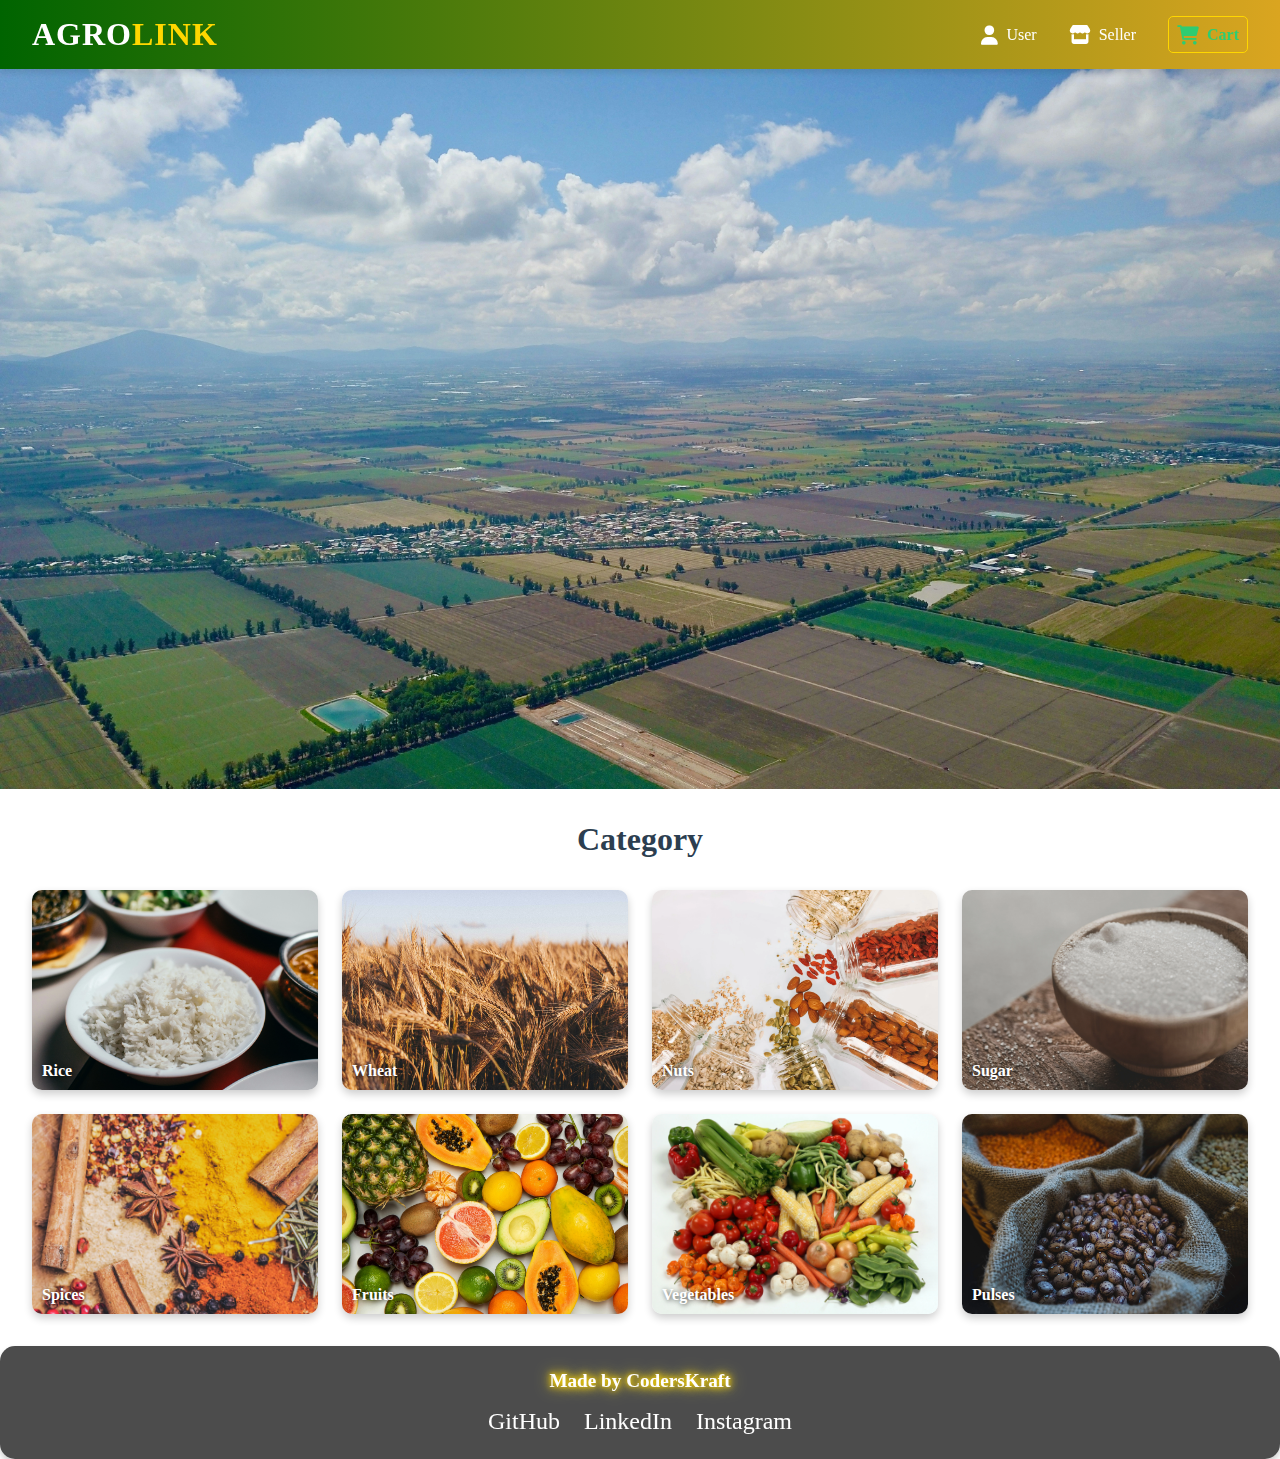
<file: index.html>
<!DOCTYPE html>
<html lang="en">
<head>
  <meta charset="UTF-8">
  <meta name="viewport" content="width=device-width, initial-scale=1.0">
  <title>AgroLink</title>
  <link rel="stylesheet" href="style.css">
</head>
<body>
    
    <!DOCTYPE html>
<html lang="en">
<head>
  <meta charset="UTF-8">
  <meta name="viewport" content="width=device-width, initial-scale=1.0">
  <title>AgroLink</title>
  <!-- Link Font Awesome for Icons -->
  <link
    href="https://cdnjs.cloudflare.com/ajax/libs/font-awesome/6.0.0-beta3/css/all.min.css"
    rel="stylesheet"
  />
  <link rel="stylesheet" href="style.css">
</head>
<body>
  <header class="navbar">
    <div class="logo">Agro<span>Link</span></div>
    <nav>
      <a href="#" class="nav-link">
        <i class="fas fa-user"></i>User
      </a>
      <a href="seller.html" class="nav-link">
        <i class="fas fa-store"></i>Seller
      </a>
      <a href="#" class="nav-link cart">
        <i class="fas fa-shopping-cart"></i>Cart
      </a>
    </nav>
  </header>
</body>
</html>

    <!-- Hero Section -->
    <section class="hero">
        <div class="hero-content">
          <h1>Agro<span>Link</span></h1>
          <div class="connect-lines"></div>
          <p>Connecting Farmers and Consumers - Bringing Fresh Produce to Your Doorstep!</p>
        </div>
      </section>
      
      

  <!-- Categories Section -->
  <section class="categories">
    <h2>Category</h2>
    <div class="category-grid">
      <div class="category-card" style="background-image: url('rice.webp');">
        <span>Rice</span>
      </div>
      <div class="category-card" style="background-image: url('wheat.webp');">
        <span>Wheat</span>
      </div>
      <div class="category-card" style="background-image: url('nuts.webp');">
        <span>Nuts</span>
      </div>
      <div class="category-card" style="background-image: url('sugar.webp');">
        <span>Sugar</span>
      </div>
      <div class="category-card" style="background-image: url('spices.webp');">
        <span>Spices</span>
      </div>
      <div class="category-card" style="background-image: url('fruits.webp');">
        <span>Fruits</span>
      </div>
      <div class="category-card" style="background-image: url('vegetables.webp');">
        <span>Vegetables</span>
      </div>
      <div class="category-card" style="background-image: url('pulses.webp');">
        <span>Pulses</span>
      </div>
    </div>
  </section>

  <!-- Footer -->
  <footer>
    <p>Made by CodersKraft</p>
    <div class="social-icons">
      <a href="#" class="icon">GitHub</a>
      <a href="#" class="icon">LinkedIn</a>
      <a href="#" class="icon">Instagram</a>
    </div>
  </footer>
  <script src="script.js"></script>
</body>
</html>
</file>
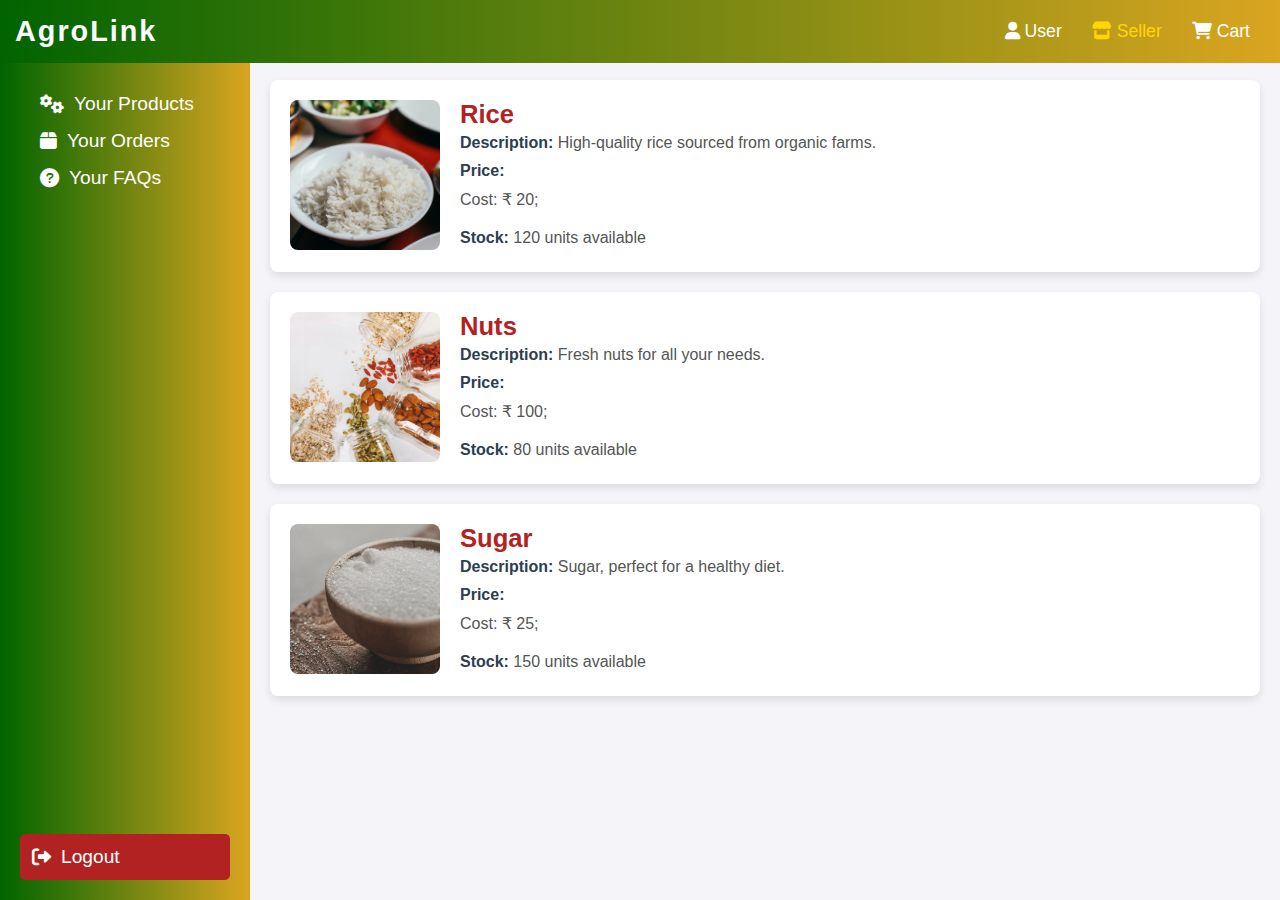
<file: dashboard.html>
<!DOCTYPE html>
<html lang="en">
<head>
  <meta charset="UTF-8">
  <meta name="viewport" content="width=device-width, initial-scale=1.0">
  <title>Seller Dashboard - AgroLink</title>
  <link rel="stylesheet" href="dashstyle.css">
  <!-- Font Awesome Icons -->
  <link rel="stylesheet" href="https://cdnjs.cloudflare.com/ajax/libs/font-awesome/6.0.0-beta3/css/all.min.css">
</head>
<body>
  <!-- Navbar (same as index.html) -->
  <header class="navbar">
    <div class="logo">Agro<span>Link</span></div>
    <nav>
      <a href="#" class="nav-link">
        <i class="fas fa-user"></i>User
      </a>
      <a href="dashboard.html" class="nav-link active">
        <i class="fas fa-store"></i>Seller
      </a>
      <a href="#" class="nav-link cart">
        <i class="fas fa-shopping-cart"></i>Cart
      </a>
    </nav>
  </header>

  <!-- Sidebar Navigation -->
  <div class="sidebar">
    <h2>Dashboard</h2>
    <nav>
      <ul>
        <li><a href="#products"><i class="fas fa-cogs"></i> Your Products</a></li>
        <li><a href="#orders"><i class="fas fa-box"></i> Your Orders</a></li>
        <li><a href="#faqs"><i class="fas fa-question-circle"></i> Your FAQs</a></li>
      </ul>
    </nav>
    <button class="logout-btn" onclick="logout()"><i class="fas fa-sign-out-alt"></i> Logout</button>
  </div>

  <!-- Main Content -->
  <div class="main-content">
    <h1>Your Products</h1>

    <!-- Product Details Section -->
    <div class="product-card">
      <img src="rice.webp" alt="Rice">
      <div class="product-info">
        <h3>Rice</h3>
        <p><strong>Description:</strong> High-quality rice sourced from organic farms.</p>
        <p><strong>Price:</strong> <p>Cost: &#8377 20;</p></p>
        <p><strong>Stock:</strong> 120 units available</p>
      </div>
    </div>

    <div class="product-card">
      <img src="nuts.webp" alt="Nuts">
      <div class="product-info">
        <h3>Nuts</h3>
        <p><strong>Description:</strong> Fresh nuts for all your needs.</p>
        <p><strong>Price:</strong> <p>Cost: &#8377 100;</p></p>
        <p><strong>Stock:</strong> 80 units available</p>
      </div>
    </div>

    <div class="product-card">
      <img src="sugar.webp" alt="Sugar">
      <div class="product-info">
        <h3>Sugar</h3>
        <p><strong>Description:</strong> Sugar, perfect for a healthy diet.</p>
        <p><strong>Price:</strong> <p>Cost: &#8377 25;</p></p>
        <p><strong>Stock:</strong> 150 units available</p>
      </div>
    </div>
  </div>

  <script src="script.js"></script>
</body>
</html>
</file>
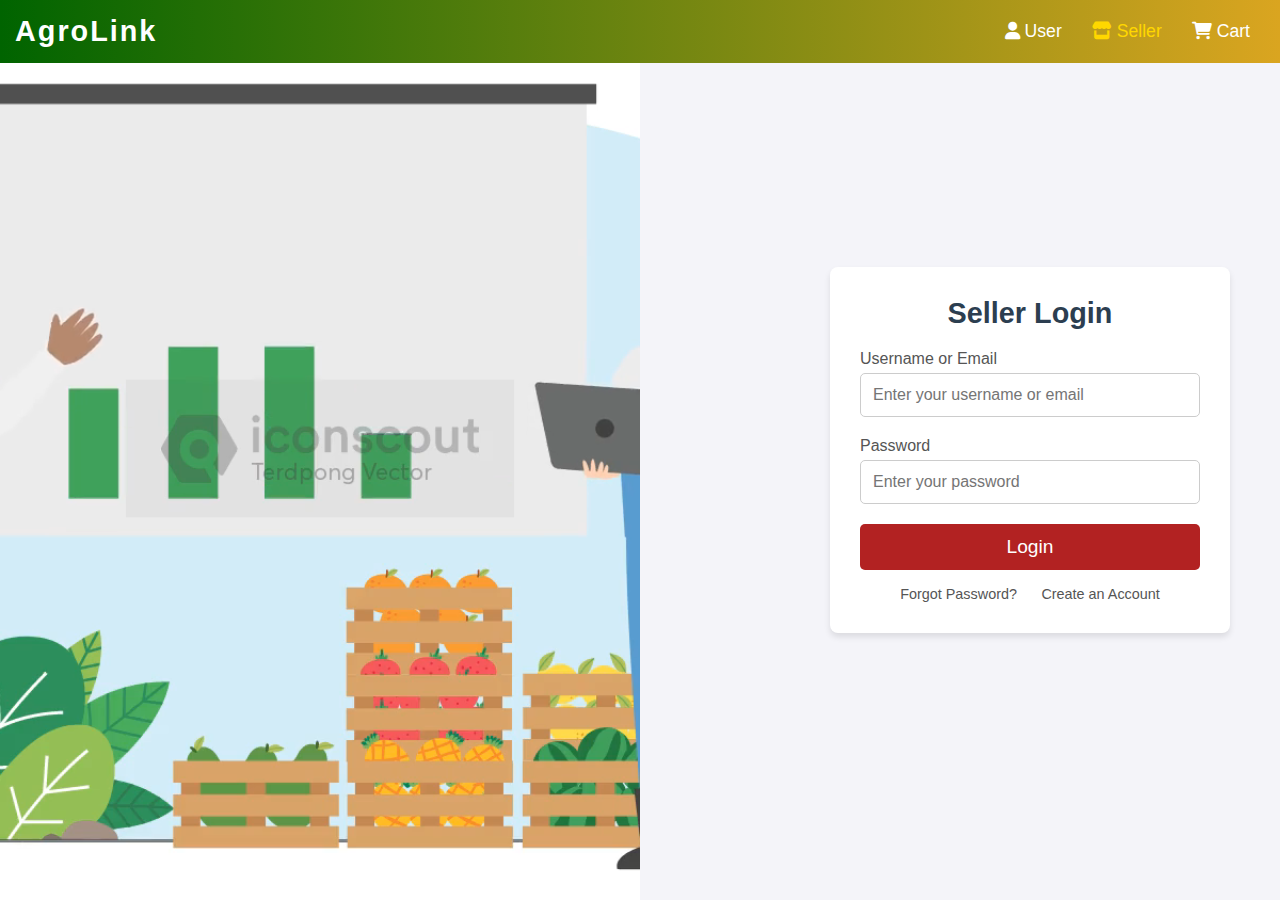
<file: seller.html>
<!DOCTYPE html>
<html lang="en">
<head>
  <meta charset="UTF-8">
  <meta name="viewport" content="width=device-width, initial-scale=1.0">
  <title>Seller Login - AgroLink</title>
  <link rel="stylesheet" href="sellerstyle.css">
  <link rel="stylesheet" href="https://cdnjs.cloudflare.com/ajax/libs/font-awesome/6.0.0-beta3/css/all.min.css">
</head>
<body>
  <!-- Navbar -->
  <header class="navbar">
    <div class="logo">Agro<span>Link</span></div>
    <nav>
      <a href="#" class="nav-link">
        <i class="fas fa-user"></i>User
      </a>
      <a href="seller.html" class="nav-link active">
        <i class="fas fa-store"></i>Seller
      </a>
      <a href="#" class="nav-link cart">
        <i class="fas fa-shopping-cart"></i>Cart
      </a>
    </nav>
  </header>

  <!-- Left Side with Video and Quote -->
<div class="left-side">
    <video autoplay loop muted class="background-video">
      <source src="Fig.mp4" type="video/mp4">
      Your browser does not support the video tag.
    </video>
    <div class="overlay">
      <h2 class="quote-text">"Empowering Sellers, Connecting People"</h2>
    </div>
  </div>
  

  <!-- Login Form Section -->
  <div class="login-container">
    <div class="login-box">
      <h2>Seller Login</h2>
      <form id="login-form" action="#">
        <div class="textbox">
          <label for="username">Username or Email</label>
          <input type="text" id="username" name="username" placeholder="Enter your username or email" required>
        </div>
        <div class="textbox">
          <label for="password">Password</label>
          <input type="password" id="password" name="password" placeholder="Enter your password" required>
        </div>
        <button type="submit" class="btn">Login</button>
        <p class="error" id="error-message"></p>
        <div class="footer-links">
          <a href="#">Forgot Password?</a>
          <a href="#">Create an Account</a>
        </div>
      </form>
    </div>
  </div>

  <script src="script.js"></script>
</body>
</html>
</file>
<file: dashstyle.css>
/* General Styles */
* {
    margin: 0;
    padding: 0;
    box-sizing: border-box;
  }
  
  body {
    display: flex;
    min-height: 100vh;
    font-family: Arial, sans-serif;
  }
  
  /* Navbar Styles */
  .navbar {
    background: linear-gradient(90deg, #006400, #DAA520); /* Green to golden gradient */
    color: #fff;
    padding: 15px;
    position: fixed;
    top: 0;
    width: 100%;
    z-index: 1000;
    display: flex;
    justify-content: space-between;
    align-items: center;
  }
  
  .navbar .logo {
    font-size: 1.8rem;
    font-weight: bold;
    letter-spacing: 2px;
  }
  
  .navbar nav {
    display: flex;
    align-items: center;
  }
  
  .navbar nav a {
    color: #fff;
    text-decoration: none;
    margin: 0 15px;
    font-size: 1.1rem;
    transition: color 0.3s ease;
  }
  
  .navbar nav a:hover {
    color: #FFD700; /* Golden color on hover */
  }
  
  .navbar nav a.active {
    color: #FFD700;
  }
  
  .navbar nav i {
    margin-right: 5px;
  }
  
  /* Sidebar Navigation */
  .sidebar {
    width: 250px;
    background: linear-gradient(90deg, #006400, #DAA520); /* Green to golden gradient */
    color: #fff;
    padding: 20px;
    display: flex;
    flex-direction: column;
    justify-content: space-between;
    height: 100vh;
    position: fixed;
    top: 0;
    left: 0;
  }
  
  .sidebar h2 {
    text-align: center;
    margin-bottom: 30px;
    font-size: 1.5rem;
  }
  
  .sidebar nav ul {
    list-style-type: none;
    padding: 0;
  }
  
  .sidebar nav ul li {
    margin: 15px 0;
  }
  
  .sidebar nav ul li a {
    color: #fff;
    text-decoration: none;
    font-size: 1.2rem;
    display: flex;
    align-items: center;
    transition: color 0.3s ease, padding-left 0.3s ease;
    padding-left: 20px;
  }
  
  .sidebar nav ul li a i {
    margin-right: 10px;
  }
  
  .sidebar nav ul li a:hover {
    color: #FFD700;
    padding-left: 25px;
  }
  
  .logout-btn {
    background-color: #b22222;
    color: #fff;
    border: none;
    padding: 12px;
    font-size: 1.2rem;
    cursor: pointer;
    transition: background-color 0.3s;
    border-radius: 5px;
    display: flex;
    align-items: center;
    margin-top: auto; /* Push logout to bottom */
  }
  
  .logout-btn i {
    margin-right: 10px;
  }
  
  .logout-btn:hover {
    background-color: #a13c3c;
  }
  
  /* Main Content */
  .main-content {
    flex: 1;
    margin-left: 250px; /* Offset by sidebar width */
    padding: 20px;
    background-color: #f4f4f9;
  }
  
  .main-content h1 {
    font-size: 2.5rem;
    color: #2c3e50;
    margin-bottom: 15px;
  }
  
  .product-card {
    background-color: #fff;
    border-radius: 8px;
    padding: 20px;
    margin-bottom: 20px;
    display: flex;
    flex-direction: row;
    box-shadow: 0 4px 8px rgba(0, 0, 0, 0.1);
  }
  
  .product-card img {
    width: 150px;
    height: 150px;
    object-fit: cover;
    border-radius: 8px;
    margin-right: 20px;
  }
  
  .product-info {
    display: flex;
    flex-direction: column;
  }
  
  .product-info h3 {
    color: #b22222;
    font-size: 1.6rem;
  }
  
  .product-info p {
    font-size: 1rem;
    color: #555;
    margin: 5px 0;
  }
  
  .product-info strong {
    color: #2c3e50;
  }
  
  /* Responsive Styles */
  @media (max-width: 768px) {
    .navbar {
      padding: 10px;
    }
  
    .navbar nav {
      text-align: center;
    }
  
    .main-content {
      margin-left: 0;
      padding: 20px;
    }
  
    .sidebar {
      width: 100%;
      height: auto;
      padding: 15px;
    }
  
    .sidebar nav ul li a {
      font-size: 1rem;
    }
  
    .product-card {
      flex-direction: column;
      align-items: center;
    }
  
    .product-card img {
      margin-bottom: 15px;
    }
  }
</file>
<file: sellerstyle.css>
/* General Styles */
* {
    margin: 0;
    padding: 0;
    box-sizing: border-box;
  }
  
  body {
    display: flex;
    min-height: 100vh;
    font-family: Arial, sans-serif;
  }
  
  /* Navbar Styles */
  .navbar {
    background: linear-gradient(90deg, #006400, #DAA520); /* Green to golden gradient */
    color: #fff;
    padding: 15px;
    position: fixed;
    top: 0;
    width: 100%;
    z-index: 1000;
    display: flex;
    justify-content: space-between;
    align-items: center;
  }
  
  .navbar .logo {
    font-size: 1.8rem;
    font-weight: bold;
    letter-spacing: 2px;
  }
  
  .navbar nav {
    display: flex;
    align-items: center;
  }
  
  .navbar nav a {
    color: #fff;
    text-decoration: none;
    margin: 0 15px;
    font-size: 1.1rem;
    transition: color 0.3s ease;
  }
  
  .navbar nav a:hover {
    color: #FFD700; /* Golden color on hover */
  }
  
  .navbar nav a.active {
    color: #FFD700;
  }
  
  .navbar nav i {
    margin-right: 5px;
  }
  
  /* Left Side with Video and Quote */
  .left-side {
    width: 50%;
    position: relative;
    overflow: hidden;
  }
  
  .background-video {
    position: absolute;
    top: 0;
    left: 0;
    width: 100%;
    height: 100%;
    object-fit: cover; /* Ensures the video covers the entire div */
  }
  
  .overlay {
    position: absolute;
    top: 50%;
    left: 50%;
    transform: translate(-50%, -50%);
    text-align: center;
    z-index: 1;
    color: #fff;
  }
  
  .quote-text {
    font-size: 2.5rem;
    color: #FFD700; /* Golden color for the quote */
    letter-spacing: 3px;
    margin-bottom: 20px;
    text-shadow: 2px 2px 4px rgba(0, 0, 0, 0.6);
    opacity: 0; /* Initially hidden */
    animation: fadeIn 3s ease-out forwards; /* Animation to fade in */
    animation-delay: 2s; /* Delay the appearance */
  }
  
  .overlay p {
    font-size: 1.2rem;
    color: #fff;
    text-shadow: 2px 2px 4px rgba(0, 0, 0, 0.6);
  }
  
  /* Login Form Styling */
  .login-container {
    display: flex;
    justify-content: flex-end;
    align-items: center;
    width: 50%;
    padding: 50px;
    background-color: #f4f4f9;
  }
  
  .login-box {
    background-color: #fff;
    padding: 30px;
    border-radius: 8px;
    box-shadow: 0 4px 6px rgba(0, 0, 0, 0.1);
    width: 100%;
    max-width: 400px;
    z-index: 2;
  }
  
  h2 {
    text-align: center;
    font-size: 1.8rem;
    color: #2c3e50;
    margin-bottom: 20px;
  }
  
  .textbox {
    margin-bottom: 20px;
  }
  
  .textbox label {
    font-size: 1rem;
    color: #555;
    display: block;
    margin-bottom: 5px;
  }
  
  .textbox input {
    width: 100%;
    padding: 12px;
    font-size: 1rem;
    border: 1px solid #ccc;
    border-radius: 5px;
    outline: none;
    transition: border-color 0.3s;
  }
  
  .textbox input:focus {
    border-color: #b22222;
  }
  
  .btn {
    width: 100%;
    padding: 12px;
    background-color: #b22222;
    color: #fff;
    font-size: 1.2rem;
    border: none;
    border-radius: 5px;
    cursor: pointer;
    transition: background-color 0.3s;
  }
  
  .btn:hover {
    background-color: #a13c3c;
  }
  
  .error {
    color: #e74c3c;
    text-align: center;
    margin-top: 10px;
  }
  
  .footer-links {
    text-align: center;
    margin-top: 15px;
  }
  
  .footer-links a {
    color: #555;
    text-decoration: none;
    margin: 0 10px;
    font-size: 0.9rem;
  }
  
  .footer-links a:hover {
    color: #b22222;
  }
  
  /* Animation for Quote */
  @keyframes fadeIn {
    from {
      opacity: 0;
    }
    to {
      opacity: 1;
    }
  }
  
  /* Responsive Styles */
  @media (max-width: 768px) {
    body {
      flex-direction: column;
    }
  
    .left-side {
      width: 100%;
      height: 40vh;
    }
  
    .login-container {
      width: 100%;
      padding: 20px;
    }
  
    .login-box {
      width: 100%;
    }
  
    .overlay h2 {
      font-size: 2rem;
    }
  
    .overlay p {
      font-size: 1rem;
    }
  }
</file>
<file: style.css>
/* General Reset */
* {
    margin: 0;
    padding: 0;
    box-sizing: border-box;
  }
  
  /* Navbar */
.navbar {
    display: flex;
    justify-content: space-between;
    align-items: center;
    padding: 1rem 2rem;
    background: linear-gradient(90deg, #006400, #DAA520); /* Green to Golden gradient */
    position: sticky;
    top: 0;
    z-index: 1000;
    box-shadow: 0 4px 6px rgba(0, 0, 0, 0.1);
  }
  
  .logo {
    font-size: 2rem;
    font-weight: bold;
    color: #ffffff;
    letter-spacing: 1px;
    text-transform: uppercase;
  }
  
  .logo span {
    color: #FFD700; /* Golden for emphasis */
  }
  
  nav {
    display: flex;
    align-items: center;
    gap: 2rem;
  }
  
  .nav-link {
    display: flex;
    align-items: center;
    text-decoration: none;
    color: #ffffff;
    font-weight: 500;
    font-size: 1rem;
    position: relative;
    padding: 0.5rem 0;
    transition: color 0.3s ease, background-color 0.3s ease;
    border-radius: 5px;
  }
  
  .nav-link i {
    margin-right: 0.5rem;
    font-size: 1.2rem; /* Slightly larger for emphasis */
  }
  
  .nav-link:hover {
    background-color: rgba(255, 255, 255, 0.2);
    color: #FFD700; /* Hover effect changes to golden */
  }
  
  .nav-link::after {
    content: '';
    display: block;
    height: 2px;
    width: 0;
    background: #FFD700; /* Golden underline */
    transition: width 0.3s ease;
    margin-top: 5px;
  }
  
  .nav-link:hover::after {
    width: 100%;
  }
  
  .cart {
    display: flex;
    align-items: center;
    color: #2ecc71; /* Light green */
    font-weight: bold;
    padding: 0.5rem;
    border: 1px solid #FFD700;
    border-radius: 5px;
    transition: background-color 0.3s ease, color 0.3s ease;
  }
  
  .cart i {
    margin-right: 0.5rem;
    font-size: 1.2rem;
  }
  
  .cart:hover {
    background-color: #FFD700; /* Golden hover effect */
    color: #ffffff;
  }
  
  
/* Hero Section */
.hero {
    height: 80vh; /* Ensure the hero section covers most of the screen */
    background: url('banner.webp') center/cover no-repeat; /* Replace with your image URL */
    position: relative;
    color: #fff;
    display: flex;
    justify-content: center;
    align-items: center;
    text-align: center;
    animation: zoomIn 10s ease-in-out infinite; /* Zoom-in animation */
  }
  
  /* Zoom-in effect for the background image */
  @keyframes zoomIn {
    0% {
      transform: scale(1);
    }
    50% {
      transform: scale(1.05);
    }
    100% {
      transform: scale(1);
    }
  }
  
  .hero h1 {
    font-size: 4rem;
    font-weight: bold;
    letter-spacing: 2px;
    color: #fff;
    text-transform: uppercase;
    text-shadow: 2px 2px 5px rgba(0, 0, 0, 0.7); /* Added text shadow for better visibility */
    opacity: 0;
    animation: fadeInUp 1.5s forwards, slideInLeft 1s ease-out; /* Fade and Slide in animation */
  }
  
  .hero span {
    color: #FFD700; /* Golden color to highlight part of the text */
  }
  
  .hero p {
    margin-top: 1.5rem;
    font-size: 1.6rem;
    color: #ecf0f1;
    max-width: 800px;
    margin-left: auto;
    margin-right: auto;
    padding: 0 20px; /* Added padding for better text flow */
    text-shadow: 2px 2px 5px rgba(0, 0, 0, 0.7); /* Added text shadow for readability */
    opacity: 0;
    animation: fadeInUp 1.5s 0.5s forwards, slideInRight 1s ease-out 0.5s; /* Fade and Slide-in for paragraph */
  }
  
  /* Fade In Up animation */
  @keyframes fadeInUp {
    from {
      opacity: 0;
      transform: translateY(20px);
    }
    to {
      opacity: 1;
      transform: translateY(0);
    }
  }
  
  /* Slide In Left */
  @keyframes slideInLeft {
    from {
      opacity: 0;
      transform: translateX(-100px);
    }
    to {
      opacity: 1;
      transform: translateX(0);
    }
  }
  
  /* Slide In Right */
  @keyframes slideInRight {
    from {
      opacity: 0;
      transform: translateX(100px);
    }
    to {
      opacity: 1;
      transform: translateX(0);
    }
  }
  
  @media (max-width: 768px) {
    .hero h1 {
      font-size: 2.8rem;
    }
  
    .hero p {
      font-size: 1.4rem;
      margin-top: 1rem;
    }
  }
  
  
  /* Categories Section */
  .categories {
    padding: 2rem;
    text-align: center;
  }
  
  .categories h2 {
    font-size: 2rem;
    color: #2c3e50;
    margin-bottom: 2rem;
  }
  
  .category-grid {
    display: grid;
    grid-template-columns: repeat(auto-fit, minmax(250px, 1fr));
    gap: 1.5rem;
  }
  
  .category-card {
    position: relative;
    height: 200px;
    background-size: cover;
    background-position: center;
    border-radius: 10px;
    overflow: hidden;
    box-shadow: 0 4px 8px rgba(0, 0, 0, 0.2);
    transition: transform 0.3s;
  }
  
  .category-card:hover {
    transform: scale(1.05);
  }
  
  .category-card span {
    position: absolute;
    bottom: 10px;
    left: 10px;
    color: #fff;
    font-weight: bold;
    text-shadow: 1px 1px 5px rgba(0, 0, 0, 0.7);
  }
  
  /* Footer Section */
/* Footer Section */
footer {
    padding: 1.5rem 3rem; /* Reduced padding for smaller footer height */
    background: rgba(0, 0, 0, 0.7); /* Black background with transparency for glass effect */
    backdrop-filter: blur(10px); /* Glass effect */
    -webkit-backdrop-filter: blur(10px); /* Safari compatibility */
    color: #fff;
    text-align: center;
    border-radius: 15px;
    box-shadow: 0 4px 6px rgba(0, 0, 0, 0.2);
    position: relative;
    overflow: hidden;
  }
  
  footer p {
    font-size: 1.2rem;
    font-weight: bold;
    color: #fff;
    margin-bottom: 1rem;
    text-shadow: 0 0 5px #FFD700, 0 0 10px #FFD700, 0 0 15px #FFD700;
    animation: glowing 1.5s infinite alternate;
  }
  
  footer .social-icons {
    margin-top: 10px;
  }
  
  footer .social-icons a {
    margin: 0 10px;
    color: #fff;
    font-size: 1.5rem;
    text-decoration: none;
    transition: color 0.3s ease;
    position: relative;
  }
  
  footer .social-icons a:hover {
    color: #FFD700; /* Glow color */
  }
  
  footer .social-icons a::before {
    content: '';
    position: absolute;
    width: 100%;
    height: 2px;
    background: #FFD700;
    bottom: 0;
    left: 0;
    transform: scaleX(0);
    transform-origin: bottom right;
    transition: transform 0.3s ease;
  }
  
  footer .social-icons a:hover::before {
    transform: scaleX(1);
    transform-origin: bottom left;
  }
  
  /* Glowing Text Animation */
  @keyframes glowing {
    0% {
      text-shadow: 0 0 5px #FFD700, 0 0 10px #FFD700, 0 0 15px #FFD700;
    }
    50% {
      text-shadow: 0 0 20px #FFD700, 0 0 30px #FFD700, 0 0 40px #FFD700;
    }
    100% {
      text-shadow: 0 0 5px #FFD700, 0 0 10px #FFD700, 0 0 15px #FFD700;
    }
  }
  
  /* Responsive Styling */
  @media (max-width: 768px) {
    footer p {
      font-size: 1rem;
    }
  
    footer .social-icons a {
      font-size: 1.2rem;
    }
  }
</file>
